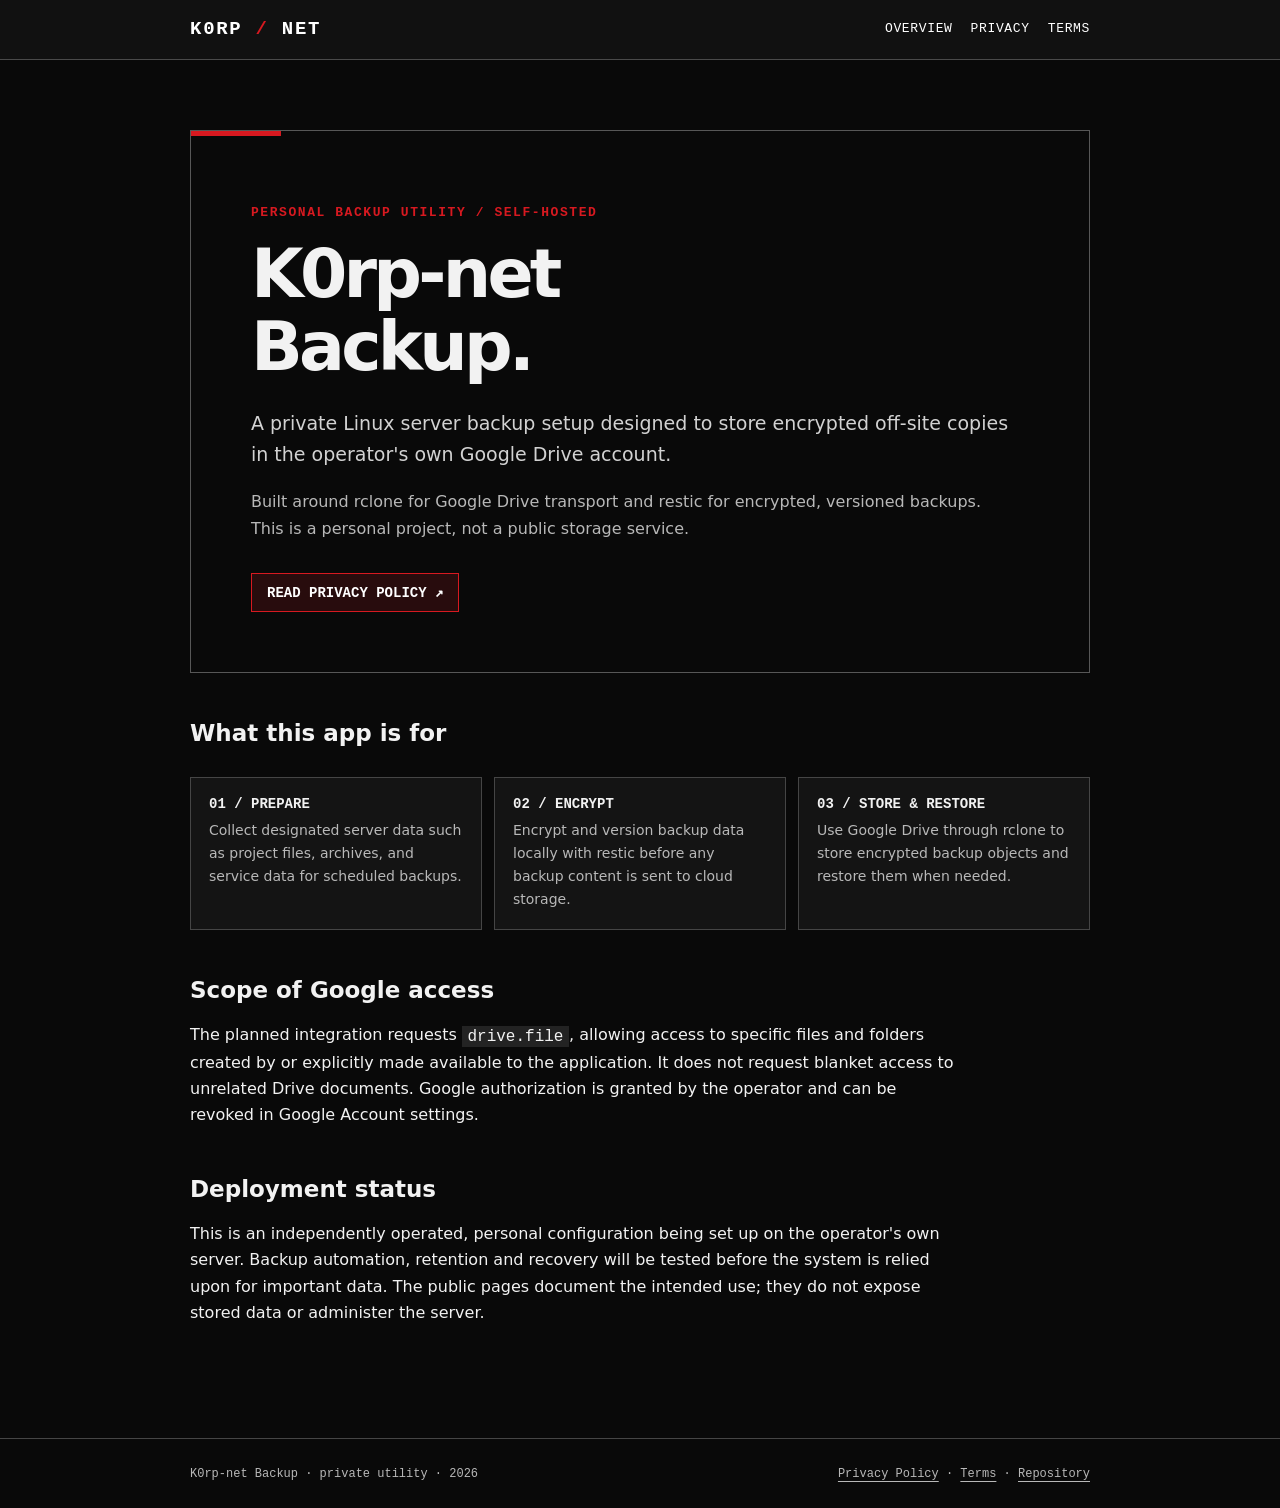
<file: index.html>
<!doctype html>
<html lang="en"><head><meta charset="utf-8"><meta name="viewport" content="width=device-width,initial-scale=1"><meta name="description" content="K0rp-net Backup: private, self-hosted encrypted backups from a Linux server to the operator's Google Drive."><title>K0rp-net Backup — Personal Encrypted Backups</title><link rel="stylesheet" href="/style.css"></head><body>
<header><div class="wrap top"><a class="wordmark" href="/">K<span>0</span>RP<b> / </b>NET</a><nav aria-label="Main navigation"><a href="/" aria-current="page">Overview</a><a href="/privacy.html">Privacy</a><a href="/terms.html">Terms</a></nav></div></header>
<main class="wrap"><div class="hero"><p class="eyebrow">Personal backup utility / Self-hosted</p><h1>K0rp-net<br>Backup.</h1><p class="lead">A private Linux server backup setup designed to store encrypted off-site copies in the operator's own Google Drive account.</p><p class="muted">Built around rclone for Google Drive transport and restic for encrypted, versioned backups. This is a personal project, not a public storage service.</p><a class="button" href="/privacy.html">READ PRIVACY POLICY ↗</a></div>
<section aria-labelledby="functions"><h2 id="functions">What this app is for</h2><div class="grid"><div class="tile"><strong>01 / PREPARE</strong><p>Collect designated server data such as project files, archives, and service data for scheduled backups.</p></div><div class="tile"><strong>02 / ENCRYPT</strong><p>Encrypt and version backup data locally with restic before any backup content is sent to cloud storage.</p></div><div class="tile"><strong>03 / STORE & RESTORE</strong><p>Use Google Drive through rclone to store encrypted backup objects and restore them when needed.</p></div></div></section>
<section><h2>Scope of Google access</h2><p>The planned integration requests <code>drive.file</code>, allowing access to specific files and folders created by or explicitly made available to the application. It does not request blanket access to unrelated Drive documents. Google authorization is granted by the operator and can be revoked in Google Account settings.</p></section>
<section><h2>Deployment status</h2><p>This is an independently operated, personal configuration being set up on the operator's own server. Backup automation, retention and recovery will be tested before the system is relied upon for important data. The public pages document the intended use; they do not expose stored data or administer the server.</p></section>
</main><footer><div class="wrap"><span>K0rp-net Backup · private utility · 2026</span><span><a href="/privacy.html">Privacy Policy</a> · <a href="/terms.html">Terms</a> · <a href="https://github.com/EinCorn/eincorn.github.io">Repository</a></span></div></footer></body></html>
</file>
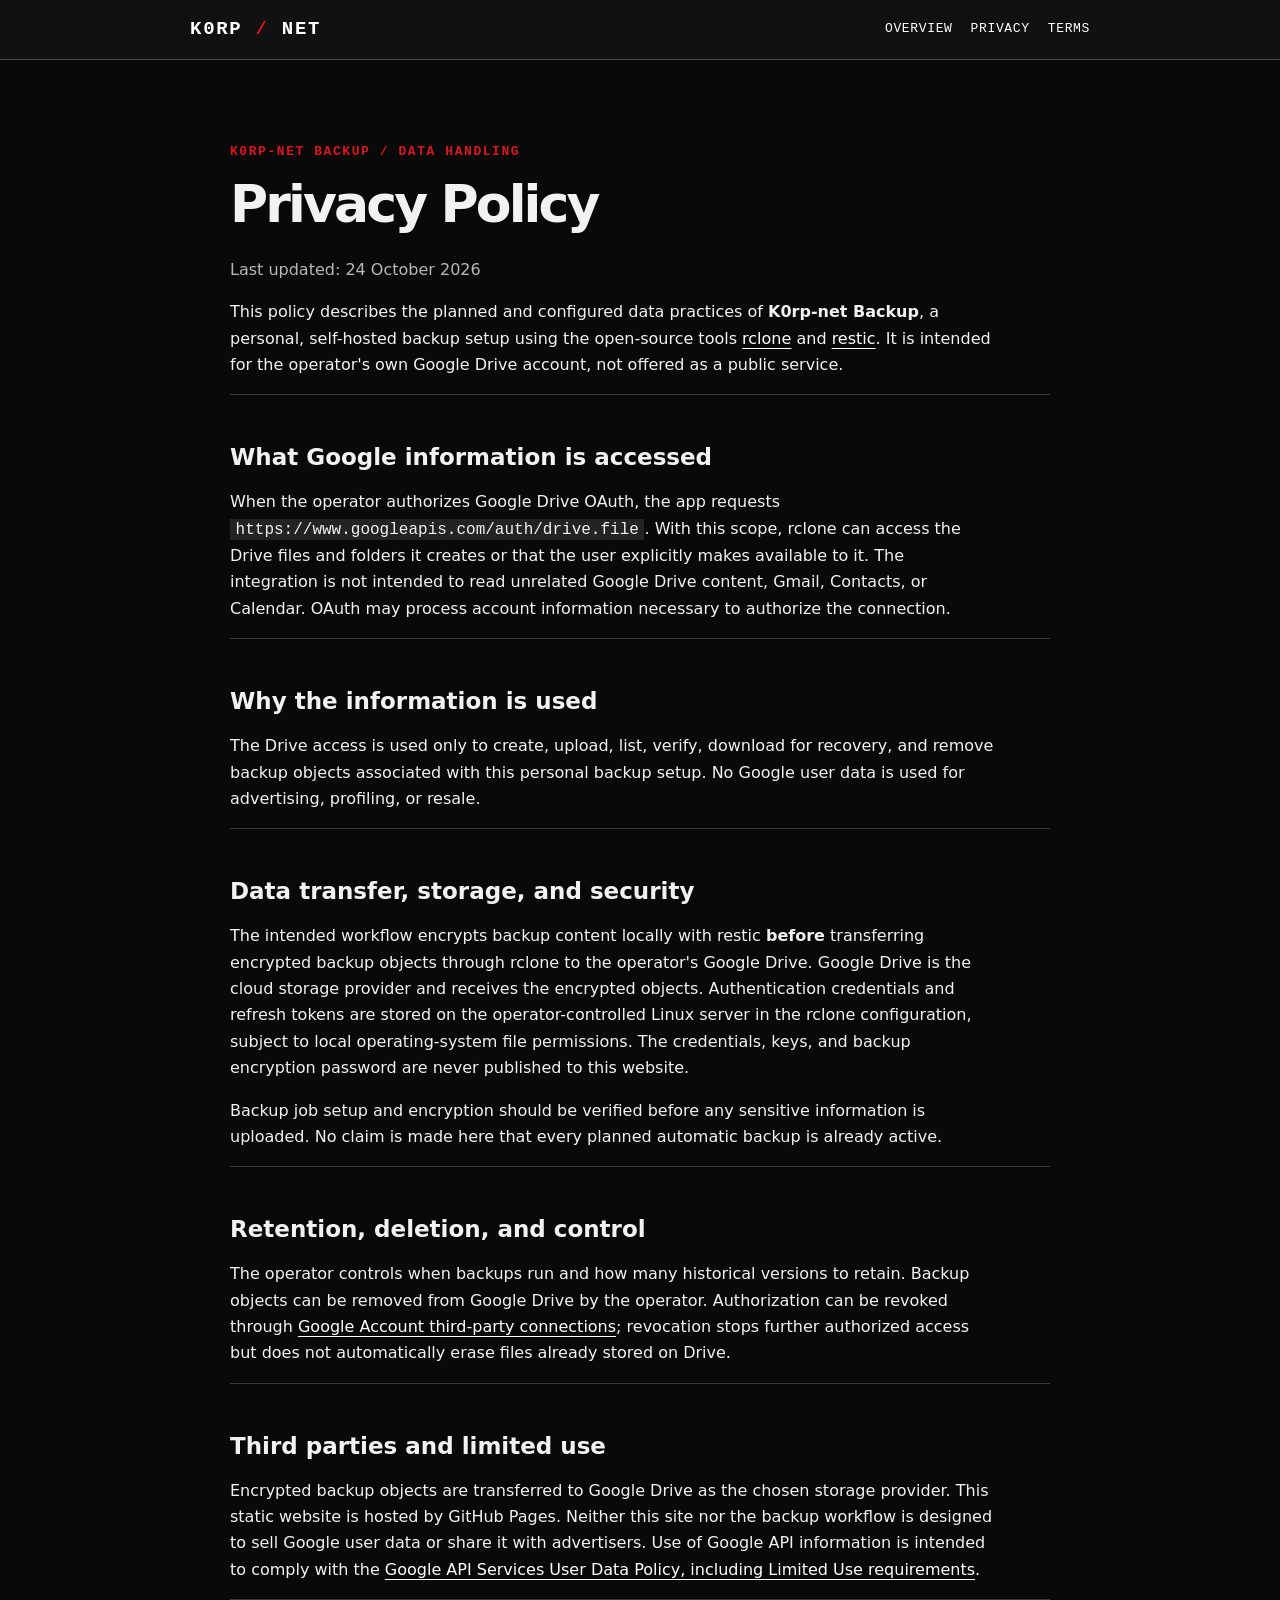
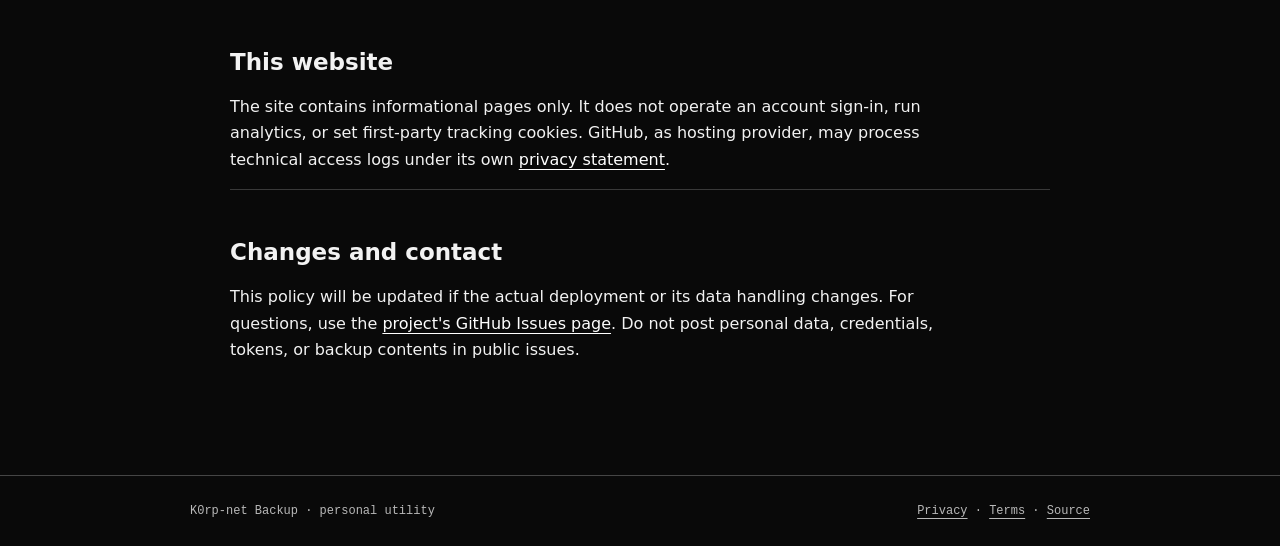
<file: privacy.html>
<!doctype html>
<html lang="en"><head><meta charset="utf-8"><meta name="viewport" content="width=device-width,initial-scale=1"><meta name="description" content="Privacy policy for the personal K0rp-net Backup utility."><title>Privacy Policy — K0rp-net Backup</title><link rel="stylesheet" href="/style.css"></head><body>
<header><div class="wrap top"><a class="wordmark" href="/">K<span>0</span>RP<b> / </b>NET</a><nav aria-label="Main navigation"><a href="/">Overview</a><a href="/privacy.html" aria-current="page">Privacy</a><a href="/terms.html">Terms</a></nav></div></header>
<main class="wrap article"><p class="eyebrow">K0rp-net Backup / Data handling</p><h1>Privacy Policy</h1><p class="muted">Last updated: 24 October 2026</p><p>This policy describes the planned and configured data practices of <strong>K0rp-net Backup</strong>, a personal, self-hosted backup setup using the open-source tools <a href="https://rclone.org/">rclone</a> and <a href="https://restic.net/">restic</a>. It is intended for the operator's own Google Drive account, not offered as a public service.</p>
<section><h2>What Google information is accessed</h2><p>When the operator authorizes Google Drive OAuth, the app requests <code>https://www.googleapis.com/auth/drive.file</code>. With this scope, rclone can access the Drive files and folders it creates or that the user explicitly makes available to it. The integration is not intended to read unrelated Google Drive content, Gmail, Contacts, or Calendar. OAuth may process account information necessary to authorize the connection.</p></section>
<section><h2>Why the information is used</h2><p>The Drive access is used only to create, upload, list, verify, download for recovery, and remove backup objects associated with this personal backup setup. No Google user data is used for advertising, profiling, or resale.</p></section>
<section><h2>Data transfer, storage, and security</h2><p>The intended workflow encrypts backup content locally with restic <strong>before</strong> transferring encrypted backup objects through rclone to the operator's Google Drive. Google Drive is the cloud storage provider and receives the encrypted objects. Authentication credentials and refresh tokens are stored on the operator-controlled Linux server in the rclone configuration, subject to local operating-system file permissions. The credentials, keys, and backup encryption password are never published to this website.</p><p>Backup job setup and encryption should be verified before any sensitive information is uploaded. No claim is made here that every planned automatic backup is already active.</p></section>
<section><h2>Retention, deletion, and control</h2><p>The operator controls when backups run and how many historical versions to retain. Backup objects can be removed from Google Drive by the operator. Authorization can be revoked through <a href="https://myaccount.google.com/connections">Google Account third-party connections</a>; revocation stops further authorized access but does not automatically erase files already stored on Drive.</p></section>
<section><h2>Third parties and limited use</h2><p>Encrypted backup objects are transferred to Google Drive as the chosen storage provider. This static website is hosted by GitHub Pages. Neither this site nor the backup workflow is designed to sell Google user data or share it with advertisers. Use of Google API information is intended to comply with the <a href="https://developers.google.com/terms/api-services-user-data-policy">Google API Services User Data Policy, including Limited Use requirements</a>.</p></section>
<section><h2>This website</h2><p>The site contains informational pages only. It does not operate an account sign-in, run analytics, or set first-party tracking cookies. GitHub, as hosting provider, may process technical access logs under its own <a href="https://docs.github.com/en/site-policy/privacy-policies/github-general-privacy-statement">privacy statement</a>.</p></section>
<section><h2>Changes and contact</h2><p>This policy will be updated if the actual deployment or its data handling changes. For questions, use the <a href="https://github.com/EinCorn/eincorn.github.io/issues">project's GitHub Issues page</a>. Do not post personal data, credentials, tokens, or backup contents in public issues.</p></section>
</main><footer><div class="wrap"><span>K0rp-net Backup · personal utility</span><span><a href="/privacy.html">Privacy</a> · <a href="/terms.html">Terms</a> · <a href="https://github.com/EinCorn/eincorn.github.io">Source</a></span></div></footer></body></html>
</file>
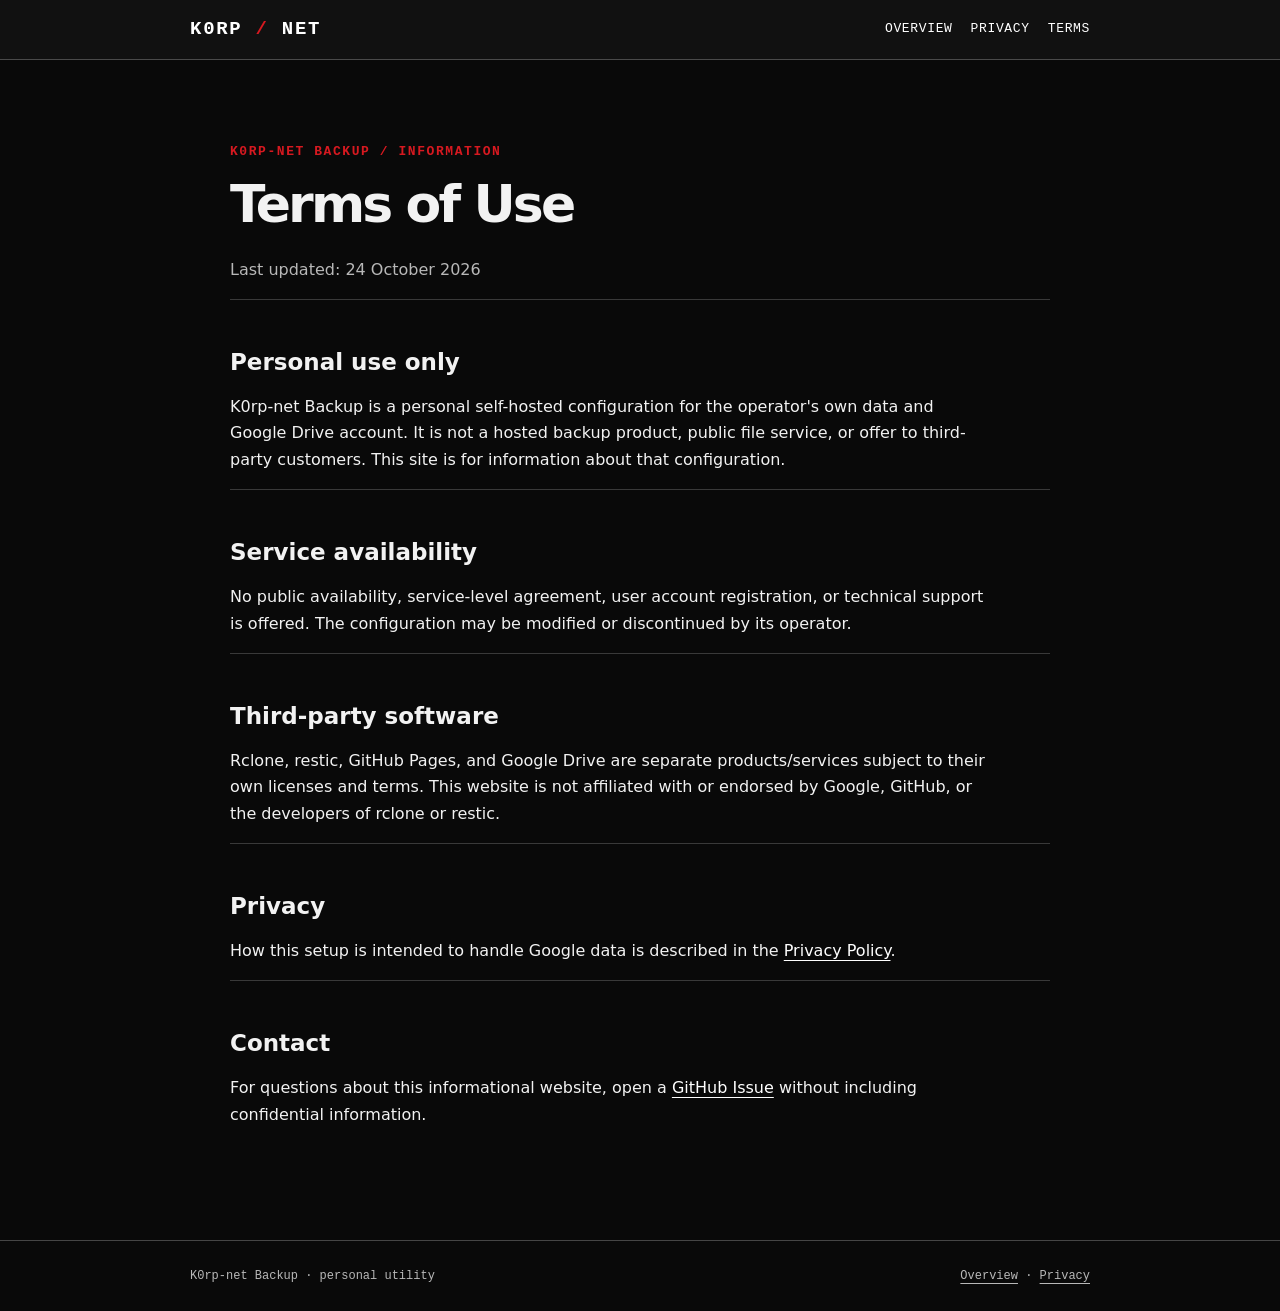
<file: terms.html>
<!doctype html>
<html lang="en"><head><meta charset="utf-8"><meta name="viewport" content="width=device-width,initial-scale=1"><meta name="description" content="Terms of use for K0rp-net Backup."><title>Terms of Use — K0rp-net Backup</title><link rel="stylesheet" href="/style.css"></head><body>
<header><div class="wrap top"><a class="wordmark" href="/">K<span>0</span>RP<b> / </b>NET</a><nav aria-label="Main navigation"><a href="/">Overview</a><a href="/privacy.html">Privacy</a><a href="/terms.html" aria-current="page">Terms</a></nav></div></header>
<main class="wrap article"><p class="eyebrow">K0rp-net Backup / Information</p><h1>Terms of Use</h1><p class="muted">Last updated: 24 October 2026</p>
<section><h2>Personal use only</h2><p>K0rp-net Backup is a personal self-hosted configuration for the operator's own data and Google Drive account. It is not a hosted backup product, public file service, or offer to third-party customers. This site is for information about that configuration.</p></section>
<section><h2>Service availability</h2><p>No public availability, service-level agreement, user account registration, or technical support is offered. The configuration may be modified or discontinued by its operator.</p></section>
<section><h2>Third-party software</h2><p>Rclone, restic, GitHub Pages, and Google Drive are separate products/services subject to their own licenses and terms. This website is not affiliated with or endorsed by Google, GitHub, or the developers of rclone or restic.</p></section>
<section><h2>Privacy</h2><p>How this setup is intended to handle Google data is described in the <a href="/privacy.html">Privacy Policy</a>.</p></section>
<section><h2>Contact</h2><p>For questions about this informational website, open a <a href="https://github.com/EinCorn/eincorn.github.io/issues">GitHub Issue</a> without including confidential information.</p></section>
</main><footer><div class="wrap"><span>K0rp-net Backup · personal utility</span><span><a href="/">Overview</a> · <a href="/privacy.html">Privacy</a></span></div></footer></body></html>
</file>
<file: style.css>
:root{color-scheme:dark;--bg:#090909;--panel:#141414;--line:#777;--ink:#f2f2f2;--muted:#b8b8b8;--red:#d71920}*{box-sizing:border-box}html{scroll-behavior:smooth}body{margin:0;background:var(--bg);color:var(--ink);font:16px/1.65 system-ui,-apple-system,BlinkMacSystemFont,"Segoe UI",sans-serif}a{color:#fff;text-underline-offset:4px}a:hover,a:focus{color:#ff7378}.wrap{width:min(900px,calc(100% - 36px));margin:auto}header{border-bottom:1px solid #4a4a4a;background:#111}.top{display:flex;justify-content:space-between;align-items:center;flex-wrap:wrap;gap:18px;padding:20px 0}.wordmark{font:800 19px/1 monospace;letter-spacing:.09em;text-decoration:none}.wordmark b{color:var(--red)}nav{display:flex;gap:18px;flex-wrap:wrap}nav a{text-decoration:none;font:13px/1.4 monospace;letter-spacing:.05em;text-transform:uppercase}main{padding:70px 0 96px}.eyebrow{color:var(--red);font:700 13px/1.4 monospace;letter-spacing:.12em;text-transform:uppercase}.hero{border:1px solid #575757;padding:clamp(24px,6vw,60px);position:relative}.hero:before{content:"";position:absolute;top:0;left:0;height:5px;width:90px;background:var(--red)}h1{font-size:clamp(34px,6vw,68px);letter-spacing:-.055em;line-height:1.07;margin:16px 0 24px}h2{font-size:23px;line-height:1.3;margin:46px 0 12px}h3{margin:24px 0 5px}p,li{max-width:75ch}.lead{font-size:19px;color:#d2d2d2}.muted{color:var(--muted)}.grid{display:grid;grid-template-columns:repeat(auto-fit,minmax(215px,1fr));gap:12px;margin:28px 0}.tile{border:1px solid #454545;background:var(--panel);padding:18px}.tile strong{display:block;font:700 14px monospace;margin-bottom:7px}.tile p{margin:0;color:var(--muted);font-size:14px}.button{display:inline-block;padding:10px 15px;border:1px solid var(--red);background:#280c0d;text-decoration:none;font:700 14px monospace;margin-top:15px}.article{max-width:820px}.article h1{font-size:clamp(34px,5vw,52px)}.article section{border-top:1px solid #393939;padding-top:2px}code{background:#232323;padding:.1em .35em}footer{border-top:1px solid #454545;padding:25px 0;color:var(--muted);font:12px/1.7 monospace}footer .wrap{display:flex;justify-content:space-between;flex-wrap:wrap;gap:12px}footer a{color:var(--muted)}@media(prefers-reduced-motion:reduce){html{scroll-behavior:auto}}
</file>
